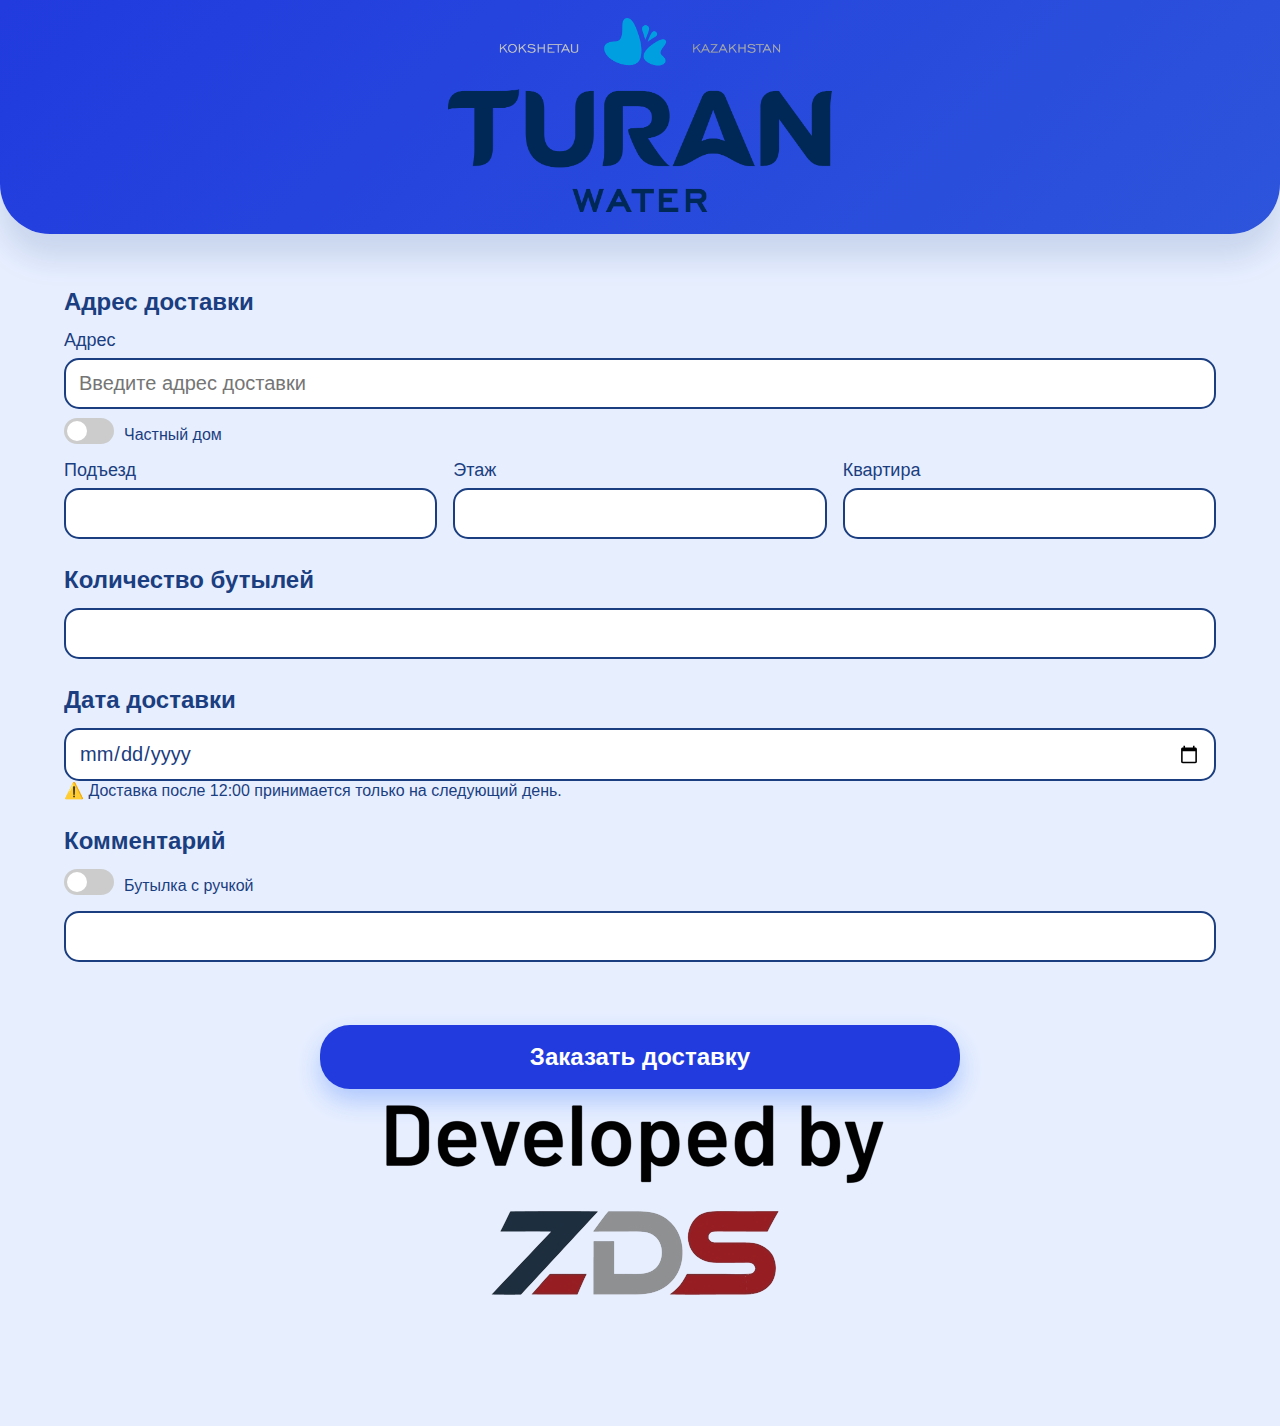
<file: index.html>
<!DOCTYPE html>
<html lang="en">
<head>
    <meta charset="UTF-8">
    <meta name="viewport" content="width=device-width, initial-scale=1.0, maximum-scale=1.0, user-scalable=no">

    <link href="style.css" rel="stylesheet">

    <script src="https://telegram.org/js/telegram-web-app.js"></script>

    <title> TURAN Water </title>
</head>
<body>
    <header class="logo-container">
        <img class="logo" src="./assets/logo.png" alt="TURAN Water">
    </header>

    <form class="form" id="order_form" novalidate>

        <section class="form-unit">
            <h1>Адрес доставки</h1>

            <label>Адрес</label>
            <input type="text" id="address" placeholder="Введите адрес доставки">

            <div id="suggestions"></div>

            <div class="toggle">
                <label class="switch">
                    <input type="checkbox" id="private_house">
                    <span class="slider"></span>
                </label>
                <span>Частный дом</span>
            </div>

            <div class="_accommodation" id="apartment_fields">
                <div class="field">
                    <label>Подъезд</label>
                    <input type="number" id="entrance" min="1">
                </div>
                <div class="field">
                    <label>Этаж</label>
                    <input type="number" id="floor" min="1">
                </div>
                <div class="field">
                    <label>Квартира</label>
                    <input type="number" id="apartment" min="1">
                </div>
            </div>
        </section>

        <section class="form-unit">
            <h1>Количество бутылей</h1>
            <input type="number" id="bottles" min="1">
        </section>

        <div class="form-unit">
            <h1>Дата доставки</h1>
            <input type="date" id="delivery_date">

            <div class="_nodate" id="nodate">
                ⚠️ Доставка после 12:00 принимается только на следующий день.
            </div>
        </div>

        <section class="form-unit">
            <h1>Комментарий</h1>

            <div class="toggle">
                <label class="switch">
                    <input type="checkbox" id="handle_bottle">
                    <span class="slider"></span>
                </label>
                <span>Бутылка с ручкой</span>
            </div>
            <input type="text" id="comment">
        </section>

        <button class="order" id="order_btn" type="button">
            Заказать доставку
        </button>

        <img class="devmark" src="assets/logo_mark.png">
    </form>


    <script src="index.js"></script>
</body>
</html>
</file>
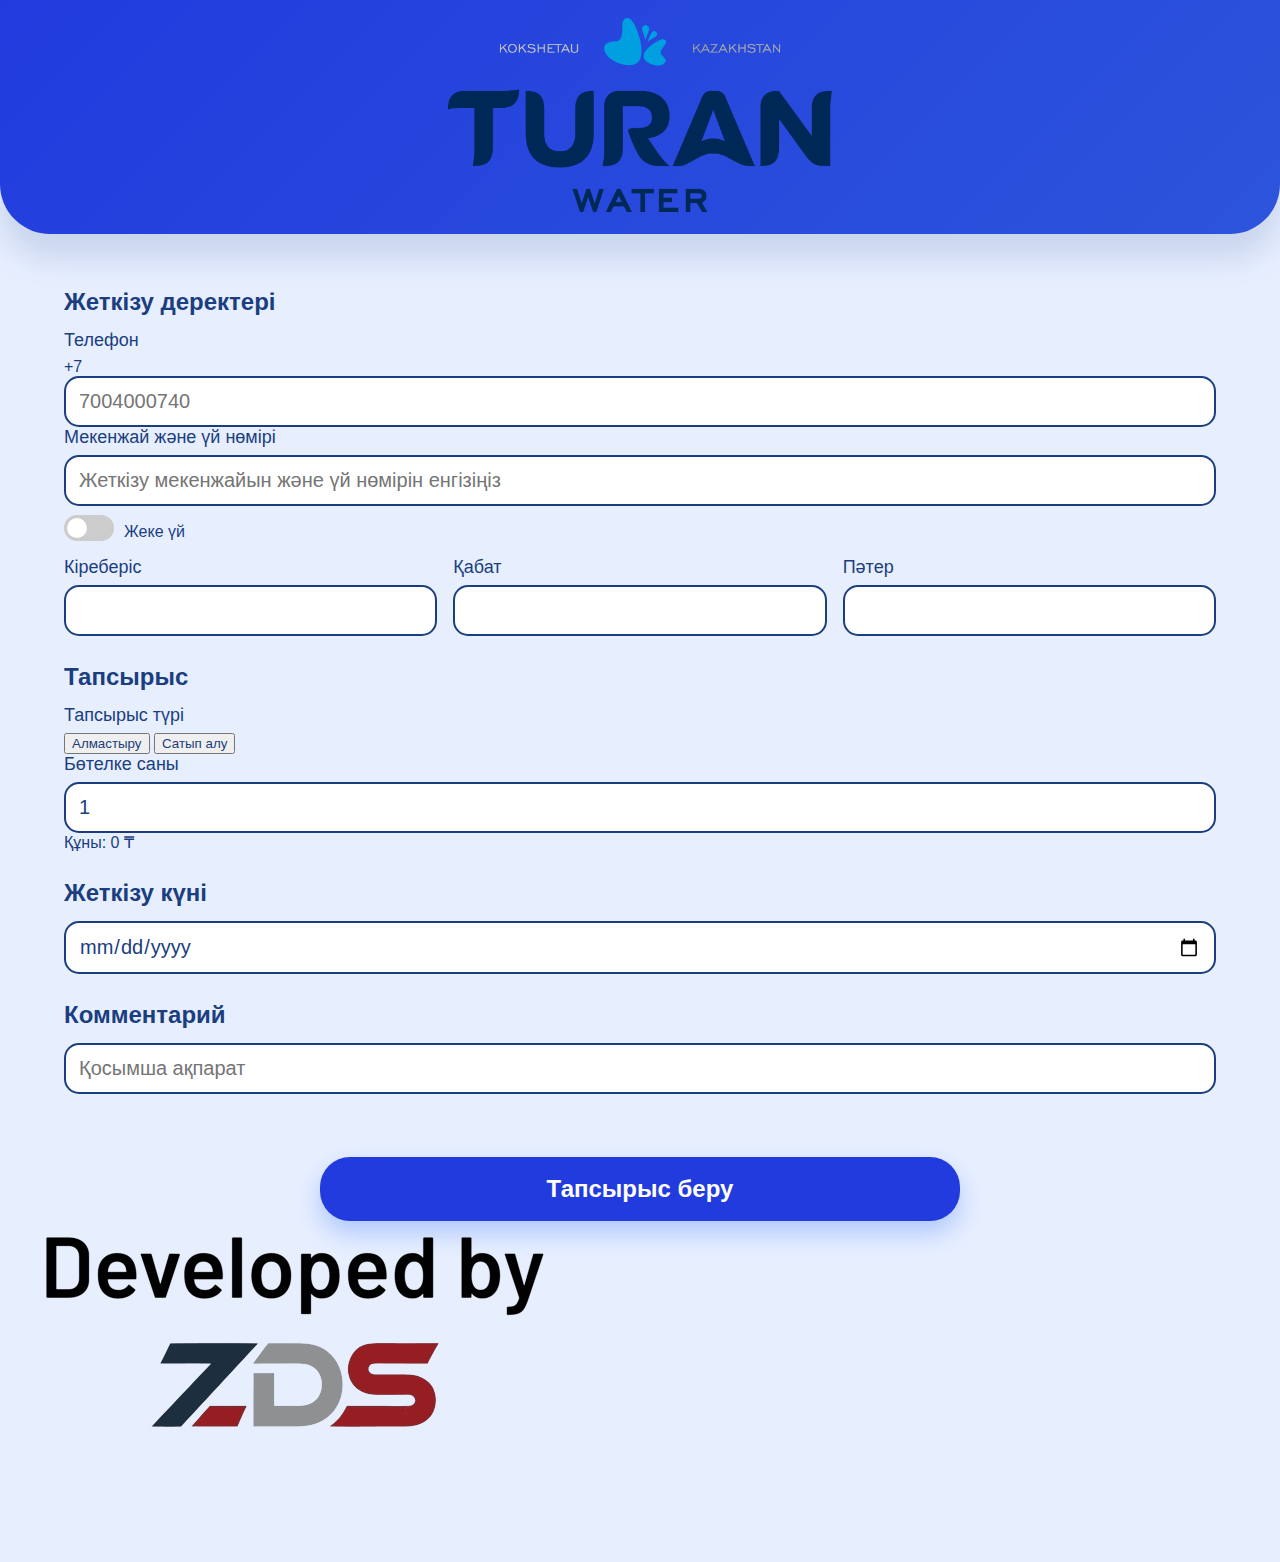
<file: web/kz/index.html>
<!DOCTYPE html>
<html lang="kk">
<head>
    <meta charset="UTF-8">
    <meta name="viewport" content="width=device-width, initial-scale=1.0, maximum-scale=1.0, user-scalable=no">

    <link href="../../style.css" rel="stylesheet">

    <script src="https://telegram.org/js/telegram-web-app.js"></script>

    <title> TURAN Water </title>
</head>
<body>
<header class="logo-container">
    <img class="logo" src="../../assets/logo.png" alt="TURAN Water">
</header>

<form class="form" id="order_form" novalidate>

    <section class="form-unit">
        <h1>Жеткізу деректері</h1>

        <label for="phone">Телефон</label>
        <div class="phone-box">
            <span class="prefix"> +7 </span>
            <input
                    type="number"
                    id="phone"
                    placeholder="7004000740"
                    oninput="if (this.value.length > 10) this.value = this.value.slice(0, 10);"
            >
        </div>

        <label for="address">Мекенжай және үй нөмірі</label>
        <input type="text" id="address" placeholder="Жеткізу мекенжайын және үй нөмірін енгізіңіз">
        <div id="suggestions"></div>

        <div class="toggle">
            <label class="switch">
                <input type="checkbox" id="private_house">
                <span class="slider"></span>
            </label>
            <span>Жеке үй</span>
        </div>

        <div class="_accommodation" id="apartment_fields">
            <div class="field"><label for="entrance">Кіреберіс</label><input type="number" id="entrance"></div>
            <div class="field"><label for="floor">Қабат</label><input type="number" id="floor"></div>
            <div class="field"><label for="apartment">Пәтер</label><input type="number" id="apartment"></div>
        </div>
    </section>

    <section class="form-unit">
        <h1>Тапсырыс</h1>

        <label for="type">Тапсырыс түрі</label>
        <div class="type-switcher" id="type">
            <button type="button" class="type-btn _left active" id="btn_exchange">Алмастыру</button>
            <button type="button" class="type-btn _right" id="btn_purchase">Сатып алу</button>
        </div>

        <label for="bottles">Бөтелке саны</label>
        <input type="number" id="bottles" min="1" value="1">

        <div class="price-display">
            Құны: <span id="total_price">0</span> ₸
        </div>
    </section>

    <div class="form-unit">
        <h1>Жеткізу күні</h1>
        <input type="date" id="delivery_date">
        <div class="_nodate" id="nodate" style="display:none;">
            ⚠️ Сағат 12:00-ден кейінгі тапсырыстар ертеңгі күнге қабылданады.
        </div>
    </div>

    <section class="form-unit">
        <h1>Комментарий</h1>
        <input type="text" id="comment" placeholder="Қосымша ақпарат">
    </section>

    <button class="order" id="order_btn" type="button">Тапсырыс беру</button>
</form>

<footer>
    <img class="devmark" src="../../assets/logo_mark.png" alt="">
</footer>


<script src="../../index.js"></script>
</body>
</html>
</file>
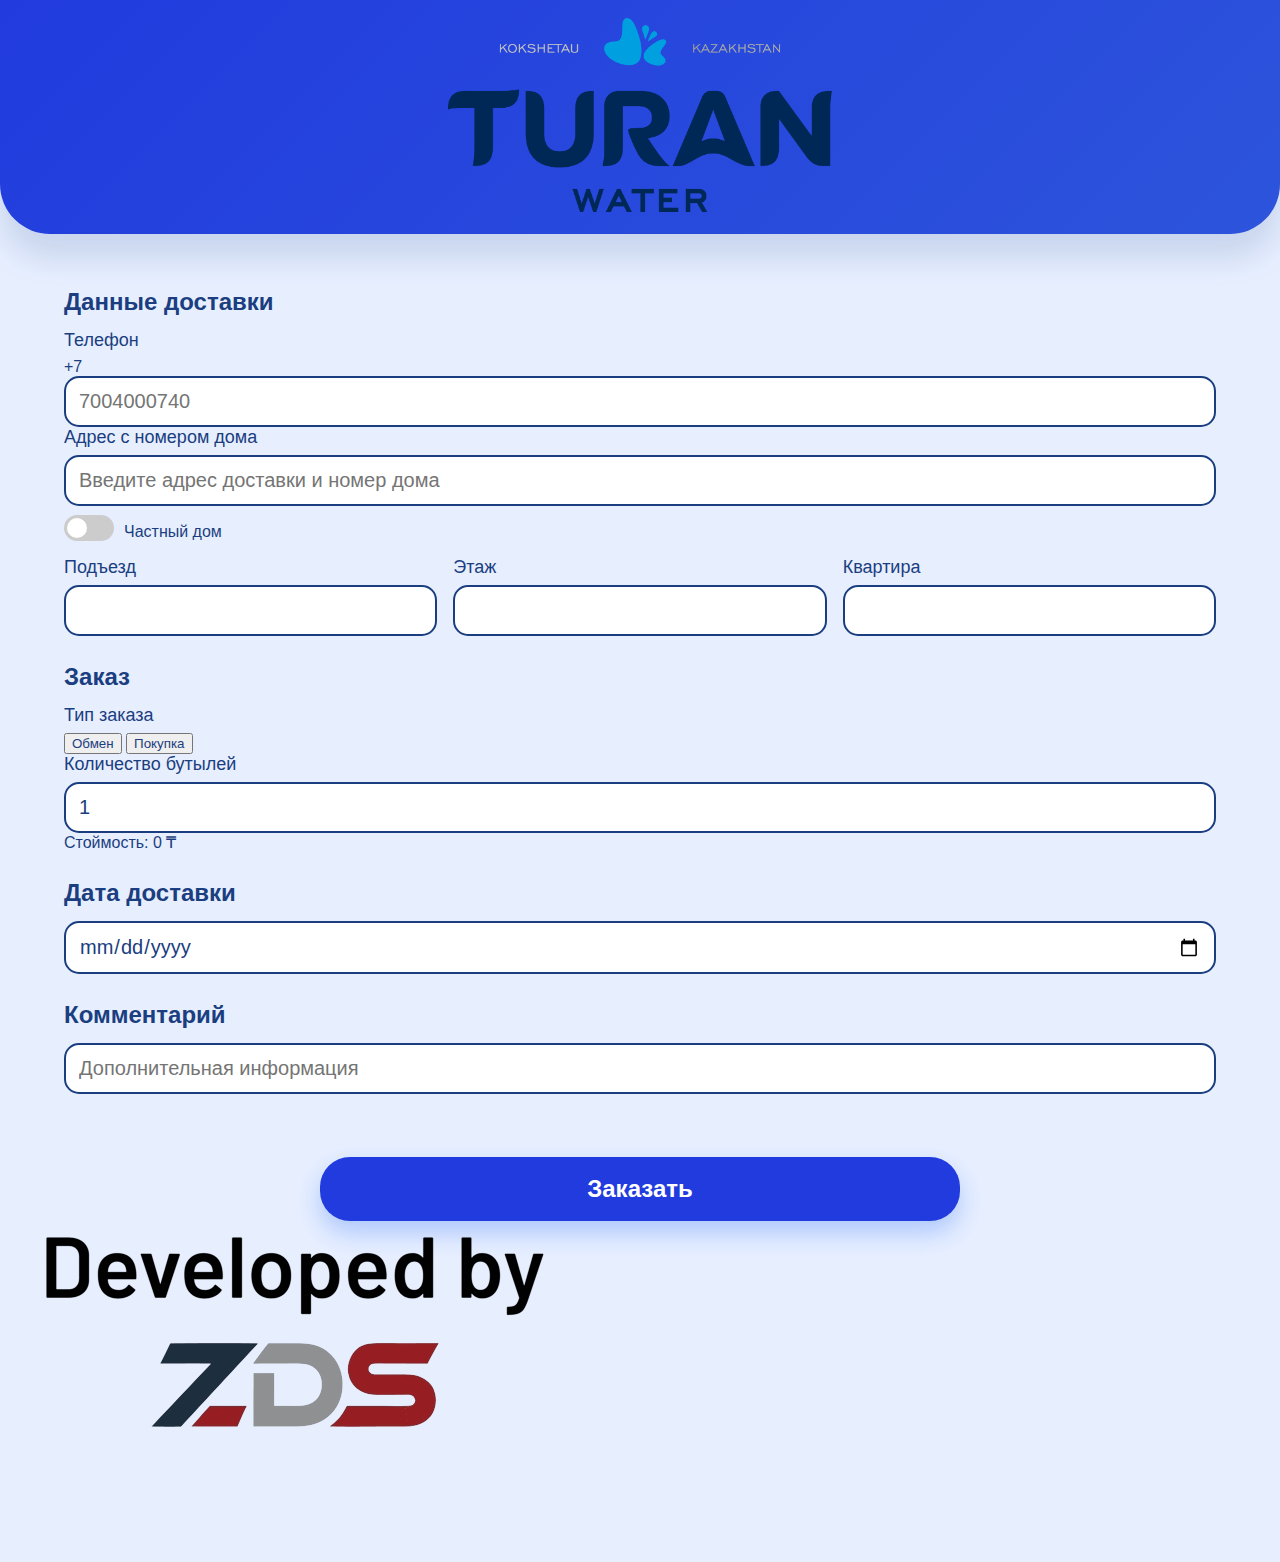
<file: web/ru/index.html>
<!DOCTYPE html>
<html lang="en">
<head>
    <meta charset="UTF-8">
    <meta name="viewport" content="width=device-width, initial-scale=1.0, maximum-scale=1.0, user-scalable=no">

    <link href="../../style.css" rel="stylesheet">

    <script src="https://telegram.org/js/telegram-web-app.js"></script>

    <title> TURAN Water </title>
</head>
<body>
    <header class="logo-container">
        <img class="logo" src="../../assets/logo.png" alt="TURAN Water">
    </header>

    <form class="form" id="order_form" novalidate>

        <section class="form-unit">
            <h1>Данные доставки</h1>

            <label for="phone">Телефон</label>
            <div class="phone-box">
                <span class="prefix"> +7 </span>
                <input
                        type="number"
                        id="phone"
                        placeholder="7004000740"
                        oninput="if (this.value.length > 10) this.value = this.value.slice(0, 10);"
                >
            </div>

            <label for="address">Адрес с номером дома</label>
            <input type="text" id="address" placeholder="Введите адрес доставки и номер дома">
            <div id="suggestions"></div>

            <div class="toggle">
                <label class="switch">
                    <input type="checkbox" id="private_house">
                    <span class="slider"></span>
                </label>
                <span>Частный дом</span>
            </div>

            <div class="_accommodation" id="apartment_fields">
                <div class="field"><label for="entrance">Подъезд</label><input type="number" id="entrance"></div>
                <div class="field"><label for="floor">Этаж</label><input type="number" id="floor"></div>
                <div class="field"><label for="apartment">Квартира</label><input type="number" id="apartment"></div>
            </div>
        </section>

        <section class="form-unit">
            <h1>Заказ</h1>

            <label for="type">Тип заказа</label>
            <div class="type-switcher" id="type">
                <button type="button" class="type-btn _left active" id="btn_exchange">Обмен</button>
                <button type="button" class="type-btn _right" id="btn_purchase">Покупка</button>
            </div>

            <label for="bottles">Количество бутылей</label>
            <input type="number" id="bottles" min="1" value="1">

            <div class="price-display">
                Стоймость: <span id="total_price">0</span> ₸
            </div>
        </section>

        <div class="form-unit">
            <h1>Дата доставки</h1>
            <input type="date" id="delivery_date">
            <div class="_nodate" id="nodate" style="display:none;">
                ⚠️ Доставка после 12:00 принимается на завтра.
            </div>
        </div>

        <section class="form-unit">
            <h1>Комментарий</h1>
            <input type="text" id="comment" placeholder="Дополнительная информация">
        </section>

        <button class="order" id="order_btn" type="button">Заказать</button>
    </form>

    <footer>
        <img class="devmark" src="../../assets/logo_mark.png" alt="">
    </footer>


    <script src="../../index.js"></script>
</body>
</html>
</file>
<file: style.css>
:root {
    --bg: #e7efff;

    --accent1: #51a0d3;
    --accent2: #213bde;
    --content: #1b3e80;

    --muted: #5c6f92;
    --danger: #d92332;
    --success: #16865a;

    --shadow: 0 24px 30px rgba(25, 65, 135, 0.15);

    --radius-big: 30px;
    --radius-low: 15px;
}

* {
    font-family: "Inter", "Segoe UI", Arial, sans-serif;
    color: var(--content);
    box-sizing: border-box;
}

html {
    -webkit-text-size-adjust: 100%;
}



body {
    margin: 0;
    min-height: 100dvh;

    background: var(--bg);
    overflow-x: hidden;
}
input {
    width: 100%;
    padding: 12px 13px;

    border: 2px solid var(--content);
    border-radius: var(--radius-low);
    font-size: 20px;
    background-color: #ffffff;
}
input:focus {
    outline: none;
    box-shadow: 0 0 0 6px rgba(47, 109, 248, 0.12);
}

input[type="number"]::-webkit-outer-spin-button,
input[type="number"]::-webkit-inner-spin-button {
    -webkit-appearance: none;
    margin: 0;
}
input[type="number"] {
    -moz-appearance: textfield;
    appearance: textfield;
}
input:checked + .slider {
    background-color: var(--accent2);
}
input:checked + .slider:before {
    transform: translateX(24px);
}
h1 {
    margin: 0 0 14px;
    font-size: 24px;
}
label{
    margin-bottom: 7px;
    display: block;

    font-size: 18px;
}


.logo-container{
    width: 100%;
    padding: 2vh 0;

    font-weight: 900;
    background: linear-gradient(135deg, var(--accent2) 0%, var(--accent1) 100%);
    background-size: 400% 400%;
    animation: gradient-animation 10s ease infinite;
    box-shadow: var(--shadow);
    border-bottom-left-radius: 50px;
    border-bottom-right-radius: 50px;
    text-align: center;
}
.logo{
    width: 30%;
}

.form{
    margin-top: 3vh;
    display: flex;
    flex-direction: column;
    align-items: center;
}
.form-unit{
    width: 90%;
    margin-top: 3vh;
}

.toggle {
    display: flex;
    align-items: center;
    gap: 10px;
    margin: 1vh 0;
}
.switch {
    position: relative;
    display: inline-block;
    width: 50px;
    height: 26px;
}
.switch input { display: none; }
.slider {
    position: absolute;
    cursor: pointer;
    inset: 0;
    background-color: #ccc;
    border-radius: 30px;
    transition: .3s;
}
.slider:before {
    content: "";
    position: absolute;
    height: 20px;
    width: 20px;
    left: 3px;
    top: 3px;
    background-color: white;
    border-radius: 50%;
    transition: .3s;
}

.suggestion-box{
    margin: 2vh;
}
.suggestion-item{
    margin: 2vh 0;
    padding: 1vh 2vw;

    font-size: 20px;
    font-weight: bold;
    border: 1px solid #002856;
    border-radius: var(--radius-big);

    cursor: pointer;
}
._accommodation {
    margin-top: 1vh;
    display: grid;
    grid-template-columns: repeat(3, 1fr);
    gap: 1em;
}

.success-overlay {
    position: fixed;
    inset: 0;
    background: rgba(0,0,0,0.6);
    display: none;
    justify-content: center;
    align-items: center;
    z-index: 9999;
}
.success-box {
    background: white;
    padding: 40px;
    border-radius: 30px;
    text-align: center;
}
.checkmark {
    font-size: 60px;
    color: var(--success);
}

.order{
    width: 50%;
    display: block;
    margin-top: 7vh;
    padding: 2vh 2vw;
    align-self: center;

    font-size: 24px;
    color: #ffffff;
    font-weight: bold;
    background: var(--accent2);
    border: none;
    box-shadow: 0 12px 24px rgba(47, 109, 248, 0.3);
    border-radius: var(--radius-big);
}



@keyframes gradient-animation {
    0% { background-position: 0% 50%; }
    50% { background-position: 100% 50%; }
    100% { background-position: 0% 50%; }
}
</file>
